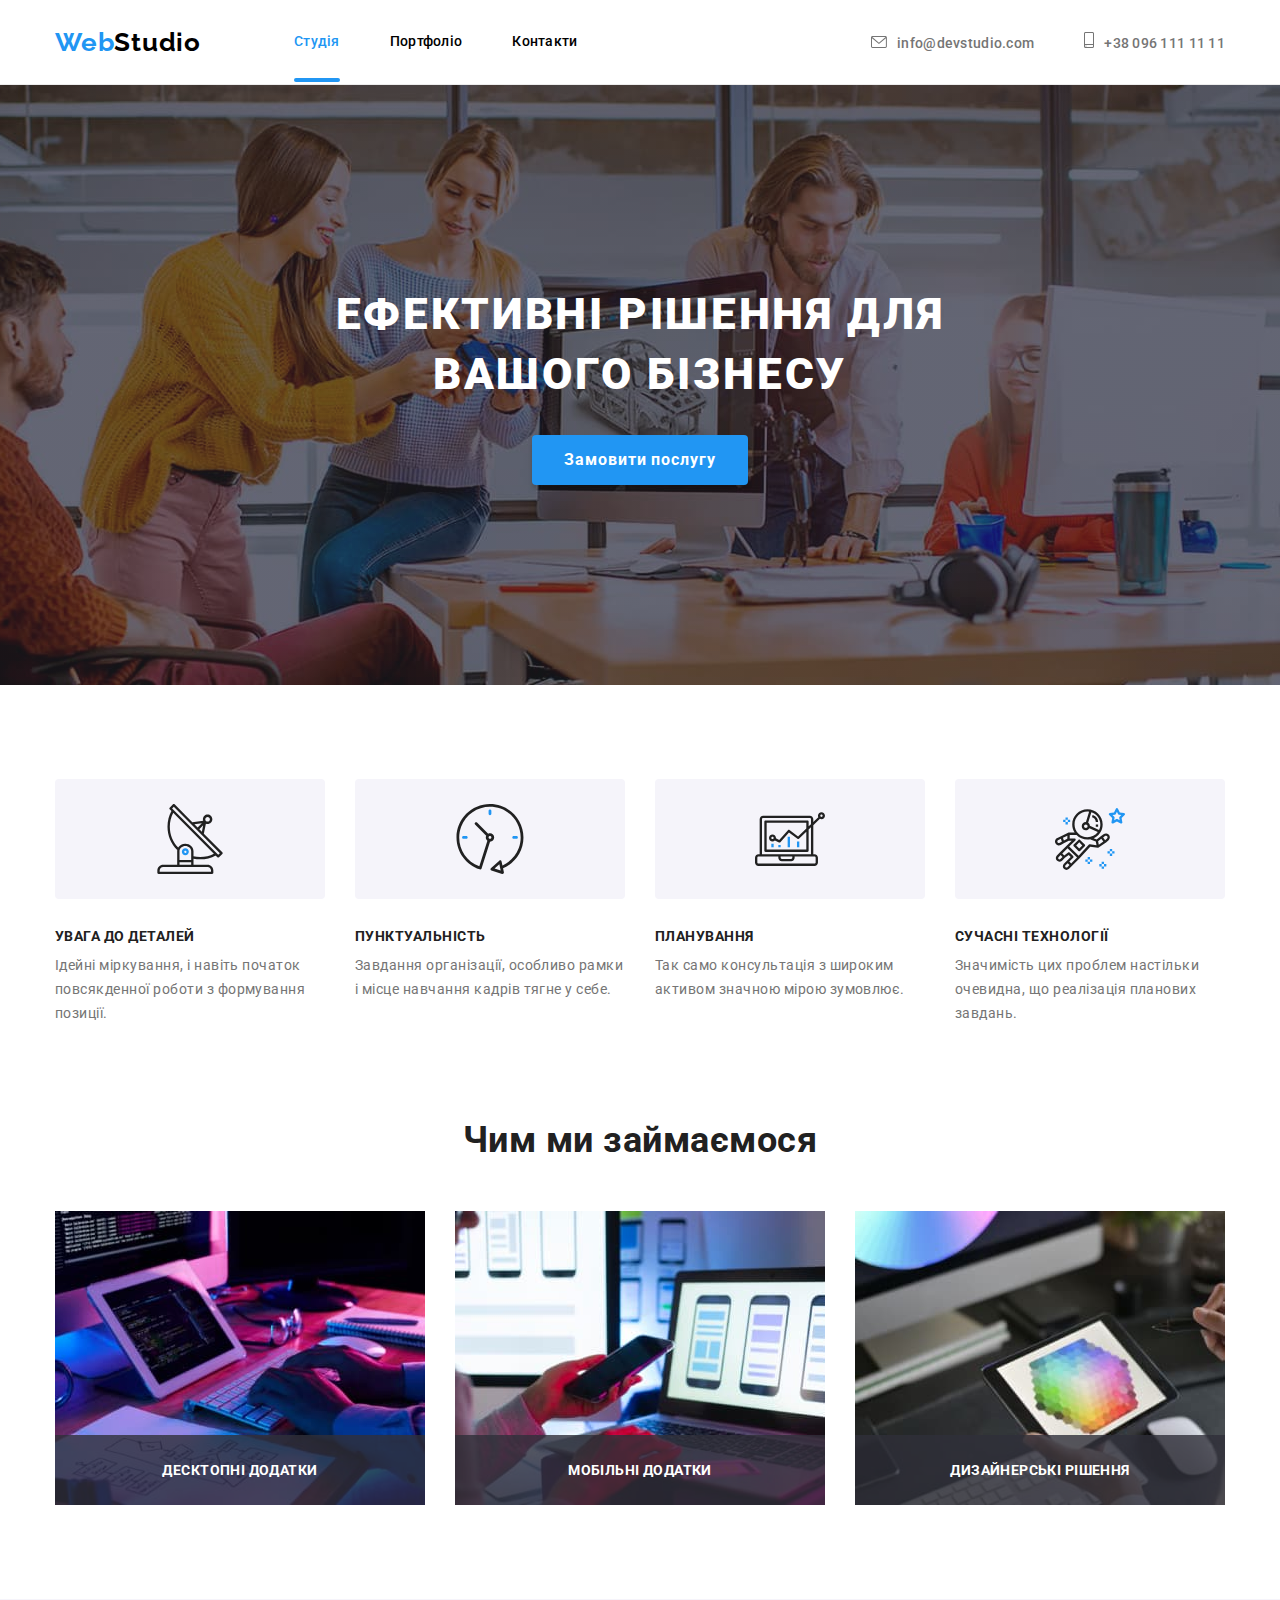
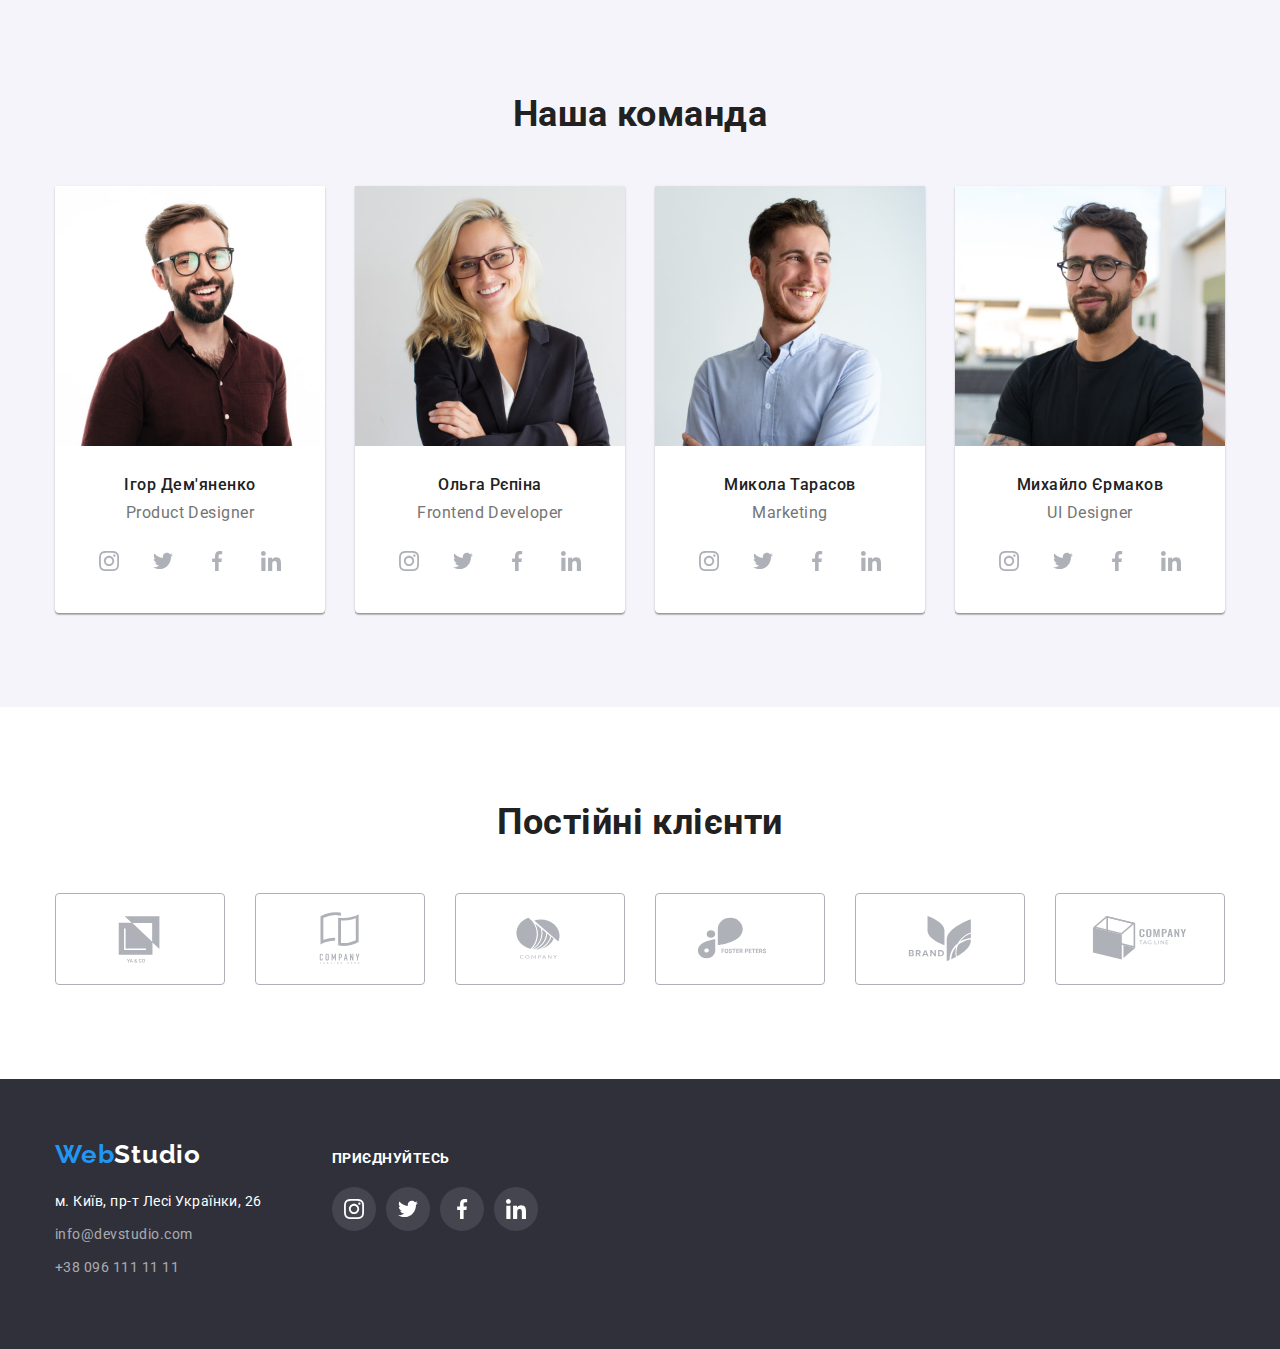
<file: index.html>
<!DOCTYPE html>
<html lang="uk">
<head>
    <meta charset="UTF-8">
    <meta http-equiv="X-UA-Compatible" content="IE=edge">
    <meta name="viewport" content="width=device-width, initial-scale=1.0">
    <title>Студія</title>
    <link rel="preconnect" href="https://fonts.googleapis.com"> 
    <link rel="preconnect" href="https://fonts.gstatic.com" crossorigin> 
    <link rel="stylesheet" href="https://cdnjs.cloudflare.com/ajax/libs/modern-normalize/1.1.0/modern-normalize.min.css">
    <link href="https://fonts.googleapis.com/css2?family=Raleway:wght@700&family=Roboto:wght@400;500;700;900&display=swap" rel="stylesheet">
    <link rel="stylesheet" href=".//css/styles.css">
</head>
<body class="body-font">
<header class="header-text">
    <div class="container main-header">
        <a class="logo" lang="en" href=".//index.html">
            <span class="web">Web</span><span class="studio">Studio</span>
            </a>
        <nav>
        <ul class="site-nav list">
            <li class="item"><a class="links current" href="./index.html">Студія</a></li>
            <li class="item"><a class="links" href="./portfolio.html">Портфоліо</a></li>
            <li class="item"><a class="links" href="">Контакти</a></li>
        </ul>
        </nav>
    <div class="box-contact-list">
        <ul class="contact-list list">
            <li class="item">
                <a class="contact-links" href="mailto:info@devstudio.com">
                    <svg class="envelope">
                    <use href="./images/sprite.svg#icon-envelope"></use>
                    </svg>info@devstudio.com</a>
            </li>
            <li class="item">
                <a class="contact-links" href="tel:+380961111111">
                    <svg class="smartphone">
                    <use href="./images/sprite.svg#icon-smartphone"></use>
                    </svg>+38 096 111 11 11</a>
            </li>
        </ul>
    </div>
    </div>
</header>
<main>
<section class="section hero">
    <div class="container">
        <div class="hero-block">
        <h1 class="hero-text">Ефективні рішення для<br> вашого бізнесу</h1>
        <button class="hero-button" type="button" data-modal-open>Замовити послугу</button>
    </div>
    </div>
</section>
<section class="section priorities">
    <div class="container">
        <ul class="our-tehnologies">
            <li class="list-tehnologies">
                <div class="icon-tehnologies">
                <svg width="70px" height="70px">
                    <use href="./images/sprite.svg#icon-antenna"></use>
                </svg></div>
                <h3 class="list-priorities">УВАГА ДО ДЕТАЛЕЙ</h3>
                <p class="text-priorities">Ідейні міркування, і навіть початок повсякденної роботи з формування позиції.</p>
            </li>
            <li class="list-tehnologies">
                <div class="icon-tehnologies">
                <svg width="70px" height="70px">
                    <use href="./images/sprite.svg#icon-clock"></use>
                </svg></div>
                <h3 class="list-priorities">ПУНКТУАЛЬНІСТЬ</h3>
                <p class="text-priorities">Завдання організації, особливо рамки і місце навчання кадрів тягне у себе.</p>
            </li>
            <li class="list-tehnologies">
                <div class="icon-tehnologies">
                <svg width="70px" height="70px">
                    <use href="./images/sprite.svg#icon-diagram"></use>
                </svg></div>
                <h3 class="list-priorities">ПЛАНУВАННЯ</h3>
                <p class="text-priorities">Так само консультація з широким активом значною мірою зумовлює.</p>
            </li>
            <li class="list-tehnologies">
                <div class="icon-tehnologies">
                <svg width="70px" height="70px">
                    <use href="./images/sprite.svg#icon-astronaut"></use>
                </svg></div>
                <h3 class="list-priorities">СУЧАСНІ ТЕХНОЛОГІЇ</h3>
                <p class="text-priorities">Значимість цих проблем настільки очевидна, що реалізація планових завдань.</p>
            </li>
        </ul>
</div>  
</section>
<section class="section works">
    <div class="container">
        <h2 class="our-work">Чим ми займаємося</h2>
        <ul class="list-images">
            <li class="photo-projects">
            <div class="projects-thumb">
                <img 
                    src="./images/startup.jpg"
                    alt="Розробка проекту"
                    width="370"/>
                <div class="projects-background">
                    <p class="projects-text">Десктопні додатки</p>
                    </div>
            </div>
            </li>
            <li class="photo-projects">
                <div class="projects-thumb">
                <img 
                    src="./images/mobile.jpg"
                    alt="Синхронізація мобільних застосунків"
                    width="370"/>
                <div class="projects-background">
                    <p class="projects-text">Мобільні додатки</p>
                    </div>
                </div>
            </li>
            <li class="photo-projects">
                <div class="projects-thumb">
                <img 
                    src="./images/design.jpg"
                    alt="Дизайн"
                    width="370"/>
                <div class="projects-background">
                    <p class="projects-text">Дизайнерські рішення</p>
                </div>
                </div>
            </li>
        </ul>
    </div>
</section>
<section class="section team">
    <div class="container">
        <h2 class="our-team">Наша команда</h2>
        <ul class="list-members">
                <li>
                    <div class="team-card">
                        <img class="img-member" src="./images/ihor.jpg" alt="Ігор Дем'яненко" width="270"/>
                        <h3 class="team-members">Ігор Дем'яненко</h3>
                        <p class="members-speciality" lang="en">Product Designer</p>
                        <ul class="messengers-list">
                            <li class="messengers-item"><a href="" class="messengers-links">
                                <svg class="messengers-icon" width="20px" height="20px">
                                    <use href="./images/sprite.svg#icon-instagram"></use>
                                </svg>
                            </a></li>
                            <li class="messengers-item"><a href="" class="messengers-links">
                                <svg class="messengers-icon" width="20px" height="20px">
                                    <use href="./images/sprite.svg#icon-twitter"></use>
                                </svg>
                            </a></li>
                            <li class="messengers-item"><a href="" class="messengers-links">
                                <svg class="messengers-icon" width="20px" height="20px">
                                    <use href="./images/sprite.svg#icon-facebook"></use>
                                </svg></a></li>
                            <li class="messengers-item"><a href="" class="messengers-links">
                                <svg class="messengers-icon" width="20px" height="20px">
                                    <use href="./images/sprite.svg#icon-linkedin"></use>
                                </svg></a></li>
                        </ul>
                    </div>
                </li>
                <li>
                    <div class="team-card">
                        <img class="img-member" src="./images/olha.jpg" alt="Ольга Рєпіна" width="270"/>
                        <h3 class="team-members">Ольга Рєпіна</h3>
                        <p class="members-speciality" lang="en">Frontend Developer</p>
                        <ul class="messengers-list">
                            <li class="messengers-item"><a href="" class="messengers-links">
                                <svg class="messengers-icon" width="20px" height="20px">
                                    <use href="./images/sprite.svg#icon-instagram"></use>
                                </svg>
                            </a></li>
                            <li class="messengers-item"><a href="" class="messengers-links">
                                <svg class="messengers-icon" width="20px" height="20px">
                                    <use href="./images/sprite.svg#icon-twitter"></use>
                                </svg>
                            </a></li>
                            <li class="messengers-item"><a href="" class="messengers-links">
                                <svg class="messengers-icon" width="20px" height="20px">
                                    <use href="./images/sprite.svg#icon-facebook"></use>
                                </svg></a></li>
                            <li class="messengers-item"><a href="" class="messengers-links">
                                <svg class="messengers-icon" width="20px" height="20px">
                                    <use href="./images/sprite.svg#icon-linkedin"></use>
                                </svg></a></li>
                        </ul>
                    </div>
                </li>
                <li>
                    <div class="team-card">
                        <img class="img-member" src="./images/kolya.jpg" alt="Микола Тарасов" width="270"/>
                        <h3 class="team-members">Микола Тарасов</h3>
                        <p class="members-speciality" lang="en">Marketing</p>
                        <ul class="messengers-list">
                            <li class="messengers-item"><a href="" class="messengers-links">
                                <svg class="messengers-icon" width="20px" height="20px">
                                    <use href="./images/sprite.svg#icon-instagram"></use>
                                </svg>
                            </a></li>
                            <li class="messengers-item"><a href="" class="messengers-links">
                                <svg class="messengers-icon" width="20px" height="20px">
                                    <use href="./images/sprite.svg#icon-twitter"></use>
                                </svg>
                            </a></li>
                            <li class="messengers-item"><a href="" class="messengers-links">
                                <svg class="messengers-icon" width="20px" height="20px">
                                    <use href="./images/sprite.svg#icon-facebook"></use>
                                </svg></a></li>
                            <li class="messengers-item"><a href="" class="messengers-links">
                                <svg class="messengers-icon" width="20px" height="20px">
                                    <use href="./images/sprite.svg#icon-linkedin"></use>
                                </svg></a></li>
                        </ul>
                    </div>
                    </li>
                <li>
                    <div class="team-card">
                        <img class="img-member" src="./images/misha.jpg" alt="Михайло Єрмаков" width="270"/>
                        <h3 class="team-members">Михайло Єрмаков</h3>
                        <p class="members-speciality" lang="en">UI Designer</p>
                        <ul class="messengers-list">
                            <li class="messengers-item"><a href="" class="messengers-links">
                                <svg class="messengers-icon" width="20px" height="20px">
                                    <use href="./images/sprite.svg#icon-instagram"></use>
                                </svg>
                            </a></li>
                            <li class="messengers-item"><a href="" class="messengers-links">
                                <svg class="messengers-icon" width="20px" height="20px">
                                    <use href="./images/sprite.svg#icon-twitter"></use>
                                </svg>
                            </a></li>
                            <li class="messengers-item"><a href="" class="messengers-links">
                                <svg class="messengers-icon" width="20px" height="20px">
                                    <use href="./images/sprite.svg#icon-facebook"></use>
                                </svg></a></li>
                            <li class="messengers-item"><a href="" class="messengers-links">
                                <svg class="messengers-icon" width="20px" height="20px">
                                    <use href="./images/sprite.svg#icon-linkedin"></use>
                                </svg></a></li>
                        </ul>
                    </div>    
                    </li>
        </ul>
    </div>
</section>
<section class="section partners">
    <div class="container">
        <h2 class="our-clients">Постійні клієнти</h2>
        <ul class="list-clients">
            <li class="clients-item"><a href="" class="clients-links">
                <svg class="clients-icon" width="106" height="60">
                    <use href="./images/sprite.svg#icon-logo1"></use>
                </svg>
            </a></li>
            <li class="clients-item"><a href="" class="clients-links">
                <svg class="clients-icon" width="106" height="60">
                    <use href="./images/sprite.svg#icon-logo2"></use>
                </svg>
            </a></li>
            <li class="clients-item"><a href="" class="clients-links">
                <svg class="clients-icon" width="106" height="60">
                    <use href="./images/sprite.svg#icon-logo3"></use>
                </svg>
            </a></li>
            <li class="clients-item"><a href="" class="clients-links">
                <svg class="clients-icon" width="106" height="60">
                    <use href="./images/sprite.svg#icon-logo4"></use>
                </svg>
            </a></li>
            <li class="clients-item"><a href="" class="clients-links">
                <svg class="clients-icon" width="106" height="60">
                    <use href="./images/sprite.svg#icon-logo5"></use>
                </svg>
            </a></li>
            <li class="clients-item"><a href="" class="clients-links">
                <svg class="clients-icon" width="106" height="60">
                    <use href="./images/sprite.svg#icon-logo6"></use>
                </svg>
            </a></li>
        </ul>
    </div>
</section>
</main>
<footer class="section footer">
    <div class="container footer-position">
        <div class="footerbox">
        <a class="logo-footer" lang="en" href=".//index.html">
            <span class="web">Web</span><span class="studio-footer">Studio</span>
            </a>
                <address class="map-adress">
                м. Київ, пр-т Лесі Українки, 26
                </address>
                <address>
                    <a class="footer-links" href="mailto:info@devstudio.com">info@devstudio.com</a><br>
                    <a class="footer-links" href="tel:+380961111111">+38 096 111 11 11</a>
                </address>
        </div>
        <div class="our-messengers">
                    <h3 class="invite">приєднуйтесь</h3>
                    <ul class="messengers-list-footer">
                        <li class="messengers-item-footer"><a href="" class="messengers-links-footer">
                            <svg class="messengers-icon-footer" width="20px" height="20px">
                                <use href="./images/sprite.svg#icon-instagram"></use>
                            </svg>
                        </a></li>
                        <li class="messengers-item-footer"><a href="" class="messengers-links-footer">
                            <svg class="messengers-icon-footer" width="20px" height="20px">
                                <use href="./images/sprite.svg#icon-twitter"></use>
                            </svg>
                        </a></li>
                        <li class="messengers-item-footer"><a href="" class="messengers-links-footer">
                            <svg class="messengers-icon-footer" width="20px" height="20px">
                                <use href="./images/sprite.svg#icon-facebook"></use>
                            </svg></a></li>
                        <li class="messengers-item-footer"><a href="" class="messengers-links-footer">
                            <svg class="messengers-icon-footer" width="20px" height="20px">
                                <use href="./images/sprite.svg#icon-linkedin"></use>
                            </svg></a></li>
                    </ul>
        </div>
    </div>
</footer>
<div class="backdrop is-hidden" data-modal>
    <div class="modal">
        <button class="close-modal" type="button" data-modal-close>
            <svg class="close-icon" width="11px" height="11px">
                <use href="./images/sprite.svg#icon-close"></use>
            </svg>
        </button>
    </div>
</div>
<script src="./js/modal.js"></script>
</body>
</html>
</file>
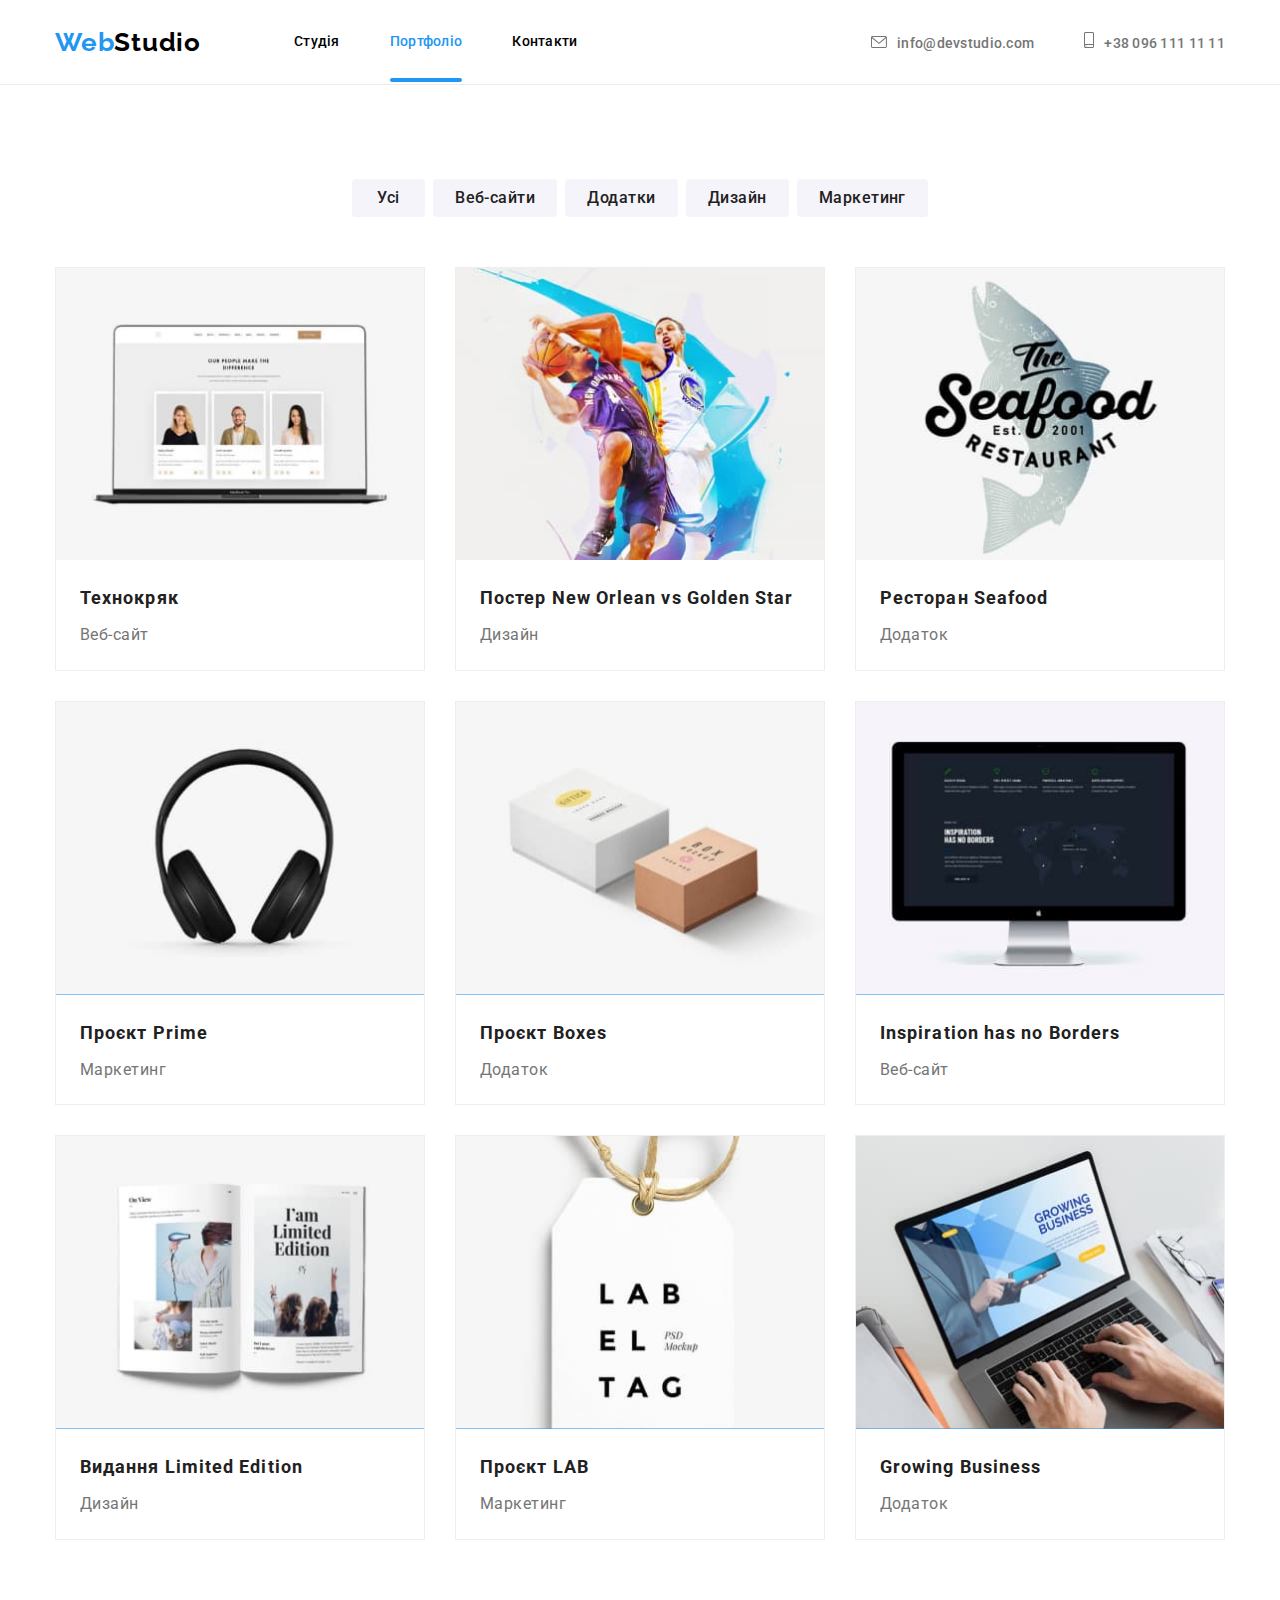
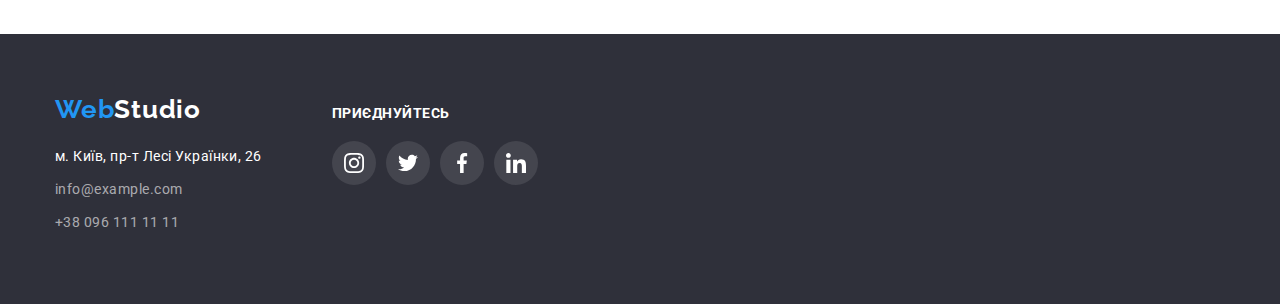
<file: portfolio.html>
<!DOCTYPE html>
<html lang="uk">
<head>
    <meta charset="UTF-8">
    <meta http-equiv="X-UA-Compatible" content="IE=edge">
    <meta name="viewport" content="width=device-width, initial-scale=1.0">
    <title>Портфоліо</title>
    <link rel="preconnect" href="https://fonts.googleapis.com"> 
    <link rel="preconnect" href="https://fonts.gstatic.com" crossorigin> 
    <link href="https://fonts.googleapis.com/css2?family=Raleway:wght@700&family=Roboto:wght@400;500;700;900&display=swap" rel="stylesheet">
    <link href="https://fonts.googleapis.com/css2?family=Raleway:wght@700&family=Roboto:wght@400;500;700;900&display=swap" rel="stylesheet">
    <link rel="stylesheet" href=".//css/styles.css">
</head>
<body class="body-font">
    <header class="header-text">
        <div class="container main-header">
            <a class="logo" lang="en" href=".//index.html">
                <span class="web">Web</span><span class="studio">Studio</span>
                </a>
            <nav>
            <ul class="site-nav list">
                <li class="item"><a class="links" href="./index.html">Студія</a></li>
                <li class="item"><a class="links current" href="./portfolio.html">Портфоліо</a></li>
                <li class="item"><a class="links" href="">Контакти</a></li>
            </ul>
            </nav>
        <div class="box-contact-list">
            <ul class="contact-list list">
                <li class="item">
                    <a class="contact-links" href="mailto:info@devstudio.com">
                        <svg class="envelope">
                        <use href="./images/sprite.svg#icon-envelope"></use>
                        </svg>info@devstudio.com</a>
                </li>
                <li class="item">
                    <a class="contact-links" href="tel:+380961111111">
                        <svg class="smartphone">
                        <use href="./images/sprite.svg#icon-smartphone"></use>
                        </svg>+38 096 111 11 11</a>
                </li>
            </ul>
        </div>
        </div>
    </header>
<main>
    <section class="section projects">
    <div class="container">
        <ul class="button-list">
            <li class="portfolio-button"><button class="button-filter" type="button">Усі</button></li>
            <li class="portfolio-button"><button class="button-filter" type="button">Веб-сайти</button></li>
            <li class="portfolio-button"><button class="button-filter" type="button">Додатки</button></li>
            <li class="portfolio-button"><button class="button-filter" type="button">Дизайн</button></li>
            <li class="portfolio-button"><button class="button-filter" type="button">Маркетинг</button></li>
        </ul>
       <ul class="projects-list">
        <li class="projects-cards">
            <div class="our-projects">
            <div class="card-thumb">
                <div class="project-overlay">
                    <p class="card-actions">
                        Ресурс пропонує комплексні пропозиції з різним рівнем функціоналу та сервісів. Все це дозволить відвідувачу отримати вичерпні відомості про компанію чи приватну особу.</p>
                </div>
                <img class="img-projects" src="./images/laptop.jpg" alt="Ноутбук з відкритим сайтом" width="370">
            </div>
            <div class="card-text">
                <h2 class="project-title">Технокряк</h2>
                    <p class="project-speciality">Веб-сайт</p>
                    </div>
            </div>
        </li>
        <li class="projects-cards">
            <div class="our-projects">
                <div class="card-thumb">
                    <div class="project-overlay">
                        <p class="card-actions">
                            Ресурс пропонує комплексні пропозиції з різним рівнем функціоналу та сервісів. Все це дозволить відвідувачу отримати вичерпні відомості про компанію чи приватну особу.</p>
                    </div>
            <img class="img-projects" src="./images/bball.jpg" alt="Баскетболісти в боротьбі" width="370">
            </div>
            <div class="card-text">
                <h2 class="project-title">Постер New Orlean vs Golden Star</h2>
                    <p class="project-speciality">Дизайн</p>
                    </div>
            </div>
        </li>
        <li class="projects-cards">
            <div class="our-projects">
                <div class="card-thumb">
                    <div class="project-overlay">
                        <p class="card-actions">
                            Ресурс пропонує комплексні пропозиції з різним рівнем функціоналу та сервісів. Все це дозволить відвідувачу отримати вичерпні відомості про компанію чи приватну особу.</p>
                    </div>
            <img class="img-projects" src="./images/rest.jpg" alt="Ресторан морепродуктів" width="370">
            </div>
            <div class="card-text">
                <h2 class="project-title">Ресторан Seafood</h2>
                    <p class="project-speciality">Додаток</p>
                    </div>
            </div>
        </li>
        <li class="projects-cards">
            <div class="our-projects">
                <div class="card-thumb">
                    <div class="project-overlay">
                        <p class="card-actions">
                            Ресурс пропонує комплексні пропозиції з різним рівнем функціоналу та сервісів. Все це дозволить відвідувачу отримати вичерпні відомості про компанію чи приватну особу.</p>
                    </div>
            <img class="img-projects" src="./images/hedphone.jpg" alt="Навушники" width="370">
            </div>
            <div class="card-text">
                <h2 class="project-title">Проєкт Prime</h2>
                    <p class="project-speciality">Маркетинг</p>
                    </div>
            </div>
        </li>
        <li class="projects-cards">
            <div class="our-projects">
                <div class="card-thumb">
                    <div class="project-overlay">
                        <p class="card-actions">
                            Ресурс пропонує комплексні пропозиції з різним рівнем функціоналу та сервісів. Все це дозволить відвідувачу отримати вичерпні відомості про компанію чи приватну особу.</p>
                    </div>
            <img class="img-projects" src="./images/boxes.jpg" alt="Монітор компьютера" width="370">
            </div>
            <div class="card-text">
                <h2 class="project-title">Проєкт Boxes</h2>
                    <p class="project-speciality">Додаток</p>
                    </div>
            </div>
        </li>
        <li class="projects-cards">
            <div class="our-projects">
                <div class="card-thumb">
                    <div class="project-overlay">
                        <p class="card-actions">
                            Ресурс пропонує комплексні пропозиції з різним рівнем функціоналу та сервісів. Все це дозволить відвідувачу отримати вичерпні відомості про компанію чи приватну особу.</p>
                    </div>
            <img class="img-projects" src="./images/monitor.jpg" alt="Монітор компьютера" width="370">
            </div>
            <div class="card-text">
                <h2 class="project-title">Inspiration has no Borders</h2>
                    <p class="project-speciality">Веб-сайт</p>
                    </div>
            </div>
        </li>
        <li class="projects-cards">
            <div class="our-projects">
                <div class="card-thumb">
                    <div class="project-overlay">
                        <p class="card-actions">
                            Ресурс пропонує комплексні пропозиції з різним рівнем функціоналу та сервісів. Все це дозволить відвідувачу отримати вичерпні відомості про компанію чи приватну особу.</p>
                    </div>
            <img class="img-projects" src="./images/magazin.jpg" alt="Модний журнал" width="370">
            </div>
            <div class="card-text">
                <h2 class="project-title">Видання Limited Edition</h2>
                    <p class="project-speciality">Дизайн</p>
                    </div>
            </div>
        </li>
        <li class="projects-cards">
            <div class="our-projects">
                <div class="card-thumb">
                    <div class="project-overlay">
                        <p class="card-actions">
                            Ресурс пропонує комплексні пропозиції з різним рівнем функціоналу та сервісів. Все це дозволить відвідувачу отримати вичерпні відомості про компанію чи приватну особу.</p>
                    </div>
            <img class="img-projects" src="./images/label.jpg" alt="Фірмова бірка" width="370">
            </div>
            <div class="card-text">
                <h2 class="project-title">Проєкт LAB</h2>
                    <p class="project-speciality">Маркетинг</p>
                    </div>
            </div>
        </li>
        <li class="projects-cards">
            <div class="our-projects">
                <div class="card-thumb">
                    <div class="project-overlay">
                        <p class="card-actions">
                            Ресурс пропонує комплексні пропозиції з різним рівнем функціоналу та сервісів. Все це дозволить відвідувачу отримати вичерпні відомості про компанію чи приватну особу.</p>
                    </div>
            <img class="img-projects" src="./images/business.jpg" alt="Набирають текст на клавіатурі" width="370"> 
            </div>
            <div class="card-text">
                <h2 class="project-title">Growing Business</h2>
                    <p class="project-speciality">Додаток</p>
                    </div>
            </div>
        </li>
       </ul>
    </div>
    </section>
</main>
<footer class="section footer">
    <div class="container footer-position">
        <div class="footerbox">
        <a class="logo-footer" lang="en" href=".//index.html">
            <span class="web">Web</span><span class="studio-footer">Studio</span>
            </a>
                <address class="map-adress">
                м. Київ, пр-т Лесі Українки, 26
                </address>
                <address>
                    <a class="footer-links" href="mailto:info@devstudio.com">info@example.com</a><br>
                    <a class="footer-links" href="tel:+380961111111">+38 096 111 11 11</a>
                </address>
        </div>
        <div class="our-messengers">
                    <h3 class="invite">приєднуйтесь</h3>
                    <ul class="messengers-list-footer">
                        <li class="messengers-item-footer"><a href="" class="messengers-links-footer">
                            <svg class="messengers-icon-footer" width="20px" height="20px">
                                <use href="./images/sprite.svg#icon-instagram"></use>
                            </svg>
                        </a></li>
                        <li class="messengers-item-footer"><a href="" class="messengers-links-footer">
                            <svg class="messengers-icon-footer" width="20px" height="20px">
                                <use href="./images/sprite.svg#icon-twitter"></use>
                            </svg>
                        </a></li>
                        <li class="messengers-item-footer"><a href="" class="messengers-links-footer">
                            <svg class="messengers-icon-footer" width="20px" height="20px">
                                <use href="./images/sprite.svg#icon-facebook"></use>
                            </svg></a></li>
                        <li class="messengers-item-footer"><a href="" class="messengers-links-footer">
                            <svg class="messengers-icon-footer" width="20px" height="20px">
                                <use href="./images/sprite.svg#icon-linkedin"></use>
                            </svg></a></li>
                    </ul>
        </div>
    </div>
</footer>
</body>
</html>
</file>
<file: css/styles.css>
/* Global css */
html {
    box-sizing: border-box;
}
*,
::before,
::after{
    box-sizing: inherit;
}
body {
    margin: 0;
    font-family:'Roboto', sans-serif;
    background: var(--main-white-color);
    color: var(--main-black-color);
}
:root {
    --brand-color: #2196F3;
    --main-text-color: #212121;
    --secondary-text-color: #757575;
    --main-white-color: #ffffff;
    --main-black-color: #000000;
    --borders-color: #AFB1B8;
}
h1,h2,h3,h4,h5,h6,p,ul {
    padding: 0;
    margin: 0;
}
img {
    display: block;
    max-width: 100%;
    height: auto;
}
.list { 
    list-style: none; 
}
.logo {
    text-decoration: none;
}
.section {
    letter-spacing: 0.03em;
}
.container {
    margin-left: auto;
    margin-right: auto;
    width: 100%;
    max-width: 1200px;
    padding-left: 15px;
    padding-right: 15px;
    /* outline: 2px solid tomato; */
}
/* Header styles */
.main-header {
    display: flex;
    align-items: center;
}
.logo {
    letter-spacing: 0.03em;
    font-family: 'Raleway', sans-serif;
    font-weight: 700;
    font-size: 26px;
    line-height: 1.19;
}
.web {
    color: var(--brand-color);
}
.studio {
    color: var(--main-black-color);
}
.header-text {
    font-weight: 500;
    font-size: 14px;
    letter-spacing: 0.02em;
    line-height: 1.14;
    border-bottom: 1px solid #ECECEC;
}
.site-nav {
    display: flex;
    margin-left: 93px;
}
.site-nav .item + .item {
    margin-left: 50px;
}

.site-nav .links {
    position: relative;
    display: block;
    text-decoration: none;
    color: var(--main-black-color);

    padding: 32px 0px;

    transition: color 250ms cubic-bezier(0.4, 0, 0.2, 1);
}
.site-nav .links:hover,
.site-nav .links:focus {
    color: var(--brand-color);
}
.list .current {
    color: var(--brand-color);
}
.current::after {
    content: "";
    display: block;
    position: absolute;
    opacity: 1;
    width: 100%;
    height: 4px;
    bottom: 0;
    left:0;

    background: var(--brand-color);
    border-radius: 2px;
}
.contact-list .contact-links {
    color: var(--secondary-text-color);
    text-decoration: none;
}
.contact-list .contact-links:hover,
.contact-list .contact-links:focus
{
    color: var(--brand-color);
}
.contact-list:hover,
.contact-list:focus {
    color: var(--brand-color);
}
.box-contact-list {
    display: inline-block;
    /* outline: 2px solid tomato; */
    margin-left: auto;
}
.list {
    display: flex;
    align-items: flex-end;
}

.list .item + .item {
    margin-left: 50px;
}
.contact-links {
    display: block;
    padding: 32px 0px;
    transition: color 250ms cubic-bezier(0.4, 0, 0.2, 1);
}
.envelope {
    width: 16px;
    height: 12px;
    fill: var(--secondary-text-color);
    margin-right: 10px;
    transition: color 250ms cubic-bezier(0.4, 0, 0.2, 1);
}
.contact-links:focus .envelope {
    fill: var(--brand-color);
}
.contact-links:hover .envelope {
    fill: var(--brand-color)
}
.smartphone {
    width: 10px;
    height: 16px;
    fill: var(--secondary-text-color);
    margin-right: 10px;
    transition: color 250ms cubic-bezier(0.4, 0, 0.2, 1);
}
.contact-links:focus .smartphone {
    fill: var(--brand-color);
}
.contact-links:hover .smartphone {
    fill: var(--brand-color)
}
/* Hero styles */
.hero {
    background: #2F303A;
    padding: 200px 0px;
}
.hero {
    max-width: 1600px;
    min-height: 600px;
    margin-left: auto;
    margin-right: auto;
    background-image: linear-gradient(to right, rgba(47, 48, 58, 0.4), rgba(47, 48, 58, 0.4)), url(../images/hero.jpg);
    background-repeat: no-repeat;
    background-size: cover;
    background-position: center;
}
.hero-text {
    text-align: center;
    margin-bottom: 30px;

    font-weight: 900;
    font-size: 44px;
    line-height: 1.36;
    letter-spacing: 0.06em;
    color: var(--main-white-color);
    text-transform: uppercase;
}
.hero-button {
    display: block;
    margin-left: auto;
    margin-right: auto;

    border-radius: 4px;
    padding: 10px 32px;
    min-width: 216px;
    text-align: center;
   
    font-family: 'Roboto', sans-serif;
    cursor: pointer;
    font-weight: 700;
    font-size: 16px;
    line-height: 1.88;
    letter-spacing: 0.06em;

    border: none;
    box-shadow: 0px 4px 4px rgba(0, 0, 0, 0.15);
    background: var(--brand-color);
    color: var(--main-white-color);

    transition: background-color 250ms cubic-bezier(0.4, 0, 0.2, 1);
  }
.hero-button:hover,
.hero-button:focus {
    background: #188CE8;
    color: var(--main-white-color);
    cursor: pointer;
}
/* Our priorities */
.priorities {
    padding-top: 94px;
}
.our-tehnologies {
    display: flex;
    list-style: none;
}
.list-tehnologies + .list-tehnologies {
    margin-left: 30px;
    align-items: flex-start;
}
.section .list-priorities{
    margin-bottom: 10px;
    font-weight: 700;
    font-size: 14px;
    line-height: 1.1;
    color: var(--main-text-color);
}
.section .text-priorities{
    font-size: 14px;
    line-height: 1.7;
    color: var(--secondary-text-color);
}
.icon-tehnologies {
    display: flex;
    width: 270px;
    height: 120px;
    background-color: #F5F4FA;
    margin-bottom: 30px;
    border-radius: 4px;
    align-items: center;
    justify-content: center;
}

/* Our works */
.section .our-work {
    text-align: center;

    margin-bottom: 50px;
    font-weight: 700;
    font-size: 36px;
    line-height: 1.16;
    color: var(--main-text-color);
}
.works {
    padding-top: 94px;
    padding-bottom: 94px;
}
.list-images {
    display: flex;
    list-style: none;
}
.photo-projects + .photo-projects {
    margin-left: 30px;
}
.projects-thumb {
    position: relative;
    display: flex;
    align-items: flex-end;
}
.projects-text {
    position: absolute;
    display: flex;

    text-transform: uppercase;
    font-weight: 700;
    font-size: 14px;
    line-height: 1.14;
    letter-spacing: 0.03em;
    color: var(--main-white-color);
}
.projects-background {
    display: flex;
    position: absolute;
    align-items: center;
    justify-content: center;
    display: flex;

    width: 100%;
    height: 70px;
    background-color: rgba(47, 48, 58, 0.8);
}
/* Team */
.team {
    padding: 94px 0px;
    background: #F5F4FA;
}
.team-card {
    padding-bottom: 30px;

    background: #FFFFFF;
    box-shadow: 0px 1px 3px rgba(0, 0, 0, 0.12), 0px 1px 1px rgba(0, 0, 0, 0.14), 0px 2px 1px rgba(0, 0, 0, 0.2);
    border-radius: 0px 0px 4px 4px;
}
.section .our-team {
    margin-bottom: 50px;
    text-align: center;

    font-weight: 700;
    font-size: 36px;
    line-height: 1.17;
    color: var(--main-text-color);
}
.list-members {
    display: flex;
    list-style: none;
    justify-content: space-between;
}
.team-members {
    margin-bottom: 10px;
    text-align: center;

    font-weight: 500;
    font-size: 16px;
    line-height: 1.18;
    color: var(--main-text-color);
}
.members-speciality {
    margin-bottom: 16px;
    text-align: center;

    font-weight: 400;
    font-size: 16px;
    line-height: 1.18;
    color: var(--secondary-text-color);
}
.img-member {
    display: block;
    margin-bottom: 30px;
}
.messengers-list {
    list-style: none;
    display: flex;
    justify-content: center;
    gap: 10px;
}
.messengers-links {
    width: 44px;
    height: 44px;
    display: flex;
    
    align-items: center;
    justify-content: center;
    background-color: var(--main-white-color);
    border-radius: 50%;
    color: var(--borders-color);

    transition: background-color 250ms cubic-bezier(0.4, 0, 0.2, 1);
}
.messengers-icon {
    fill: currentColor;
    transition: color 250ms cubic-bezier(0.4, 0, 0.2, 1);
}
.messengers-links:hover,
.messengers-links:focus {
    background-color: var(--brand-color);
    color: var(--main-white-color);
}
/* Partners */
.partners {
    padding: 94px 0px;
}
.our-clients {
    text-align: center;
    margin-bottom: 50px;

    font-weight: 700;
    font-size: 36px;
    line-height: 1.17;
    color: var(--main-text-color);
}
.list-clients {
    display: flex;
    list-style: none;
    justify-content: center;
    gap: 30px;
}

.clients-links {
    width: 170px;
    height: 92px;
    display: flex;
    align-items: center;
    justify-content: center;
    background-color: var(--main-white-color);
    color: var(--borders-color);
    border: 1px solid var(--borders-color);
    border-radius: 4px;

    transition: border-color 250ms cubic-bezier(0.4, 0, 0.2, 1);
}
.clients-icon {
    fill: currentColor;

    transition: color 250ms cubic-bezier(0.4, 0, 0.2, 1);
}
.clients-links:hover,
.clients-links:focus {
    color: var(--brand-color);
    border: 1px solid var(--brand-color);
}

/* Footer */
.footer {
    background: #2F303A;
    letter-spacing: 0.03em;
}
.studio-footer {
    font-family: 'Raleway', sans-serif;
    font-weight: 700;
    font-size: 26px;
    line-height: 1.19;
    color: var(--main-white-color);
}
.map-adress {
    font-size: 14px;
    line-height: 1.71;
    color: var(--main-white-color);
}
.footer-links {
    font-size: 14px;
    line-height: 1.71;
    color: rgba(255, 255, 255, 0.6);
}
.footer-links:hover,
.footer-links:focus {
    color: var(--brand-color);
}
/* Portfolio */
.our-projects {
    border: 1px solid #EEEEEE;
    transition: box-shadow 250ms cubic-bezier(0.4, 0, 0.2, 1);
}
.our-projects:hover,
.our-projects:focus {
    border: 1px solid #EEEEEE;
    box-shadow: 0px 1px 1px rgba(0, 0, 0, 0.12), 0px 4px 4px rgba(0, 0, 0, 0.06), 1px 4px 6px rgba(0, 0, 0, 0.16);
}
.portfolio-button + .portfolio-button {
    margin-left: 8px;
}
.button-list {
    margin-bottom: 50px;

    list-style: none;
    display: flex;
    justify-content: center;
}
.button-list .button-filter {
    border-radius: 4px;
    padding: 6px 22px;
    min-width: 73px;
    text-align: center;

    font-family: 'Roboto';
    font-weight: 500;
    font-size: 16px;
    line-height: 1.62;
    letter-spacing: 0.03em;

    border: none;
    background-color: #F5F4FA;
    color: var(--main-text-color);
    cursor: pointer;

    transition: background-color 250ms cubic-bezier(0.4, 0, 0.2, 1),
                color 250ms cubic-bezier(0.4, 0, 0.2, 1),
                box-shadow 250ms cubic-bezier(0.4, 0, 0.2, 1);
}
.button-list .button-filter:hover,
.button-list .button-filter:focus {
    background-color: var(--brand-color);
    color: var(--main-white-color);
    box-shadow: 0px 3px 1px rgba(0, 0, 0, 0.1), 0px 1px 2px rgba(0, 0, 0, 0.08), 0px 2px 2px rgba(0, 0, 0, 0.12);
}
.projects {
    padding: 94px 0px;
}
.projects-list {
    list-style: none;
    display: flex;
    flex-wrap: wrap;
}
.projects-cards {
    width: 370px;
    margin-right: 30px;
    margin-bottom: 30px;
}
.card-actions {
    position: absolute;
    width: 322px;
    height: 168px;
    top: 50%;
    left: 50%;
    transform: translate(-50%, -50%);
    font-size: 18px;
    line-height: 1.55;
    letter-spacing: 0.03em;
    color: #FFFFFF;

    overflow: auto;
    opacity: 0;
}
.projects-cards:hover .card-actions,
.projects-cards:focus .card-actions {
    opacity: 1;
}
.projects-cards:hover .project-overlay,
.projects-cards:focus .project-overlay {
    opacity: 1;
}
.card-thumb {
    position: relative;
    overflow: hidden;
}
.project-overlay {
    position: absolute;
    width: 100%;
    height: 100%;
    background: rgba(33, 150, 243, 0.9);

    transform: translateY(100%);
    transition: transform 250ms cubic-bezier(0.4, 0, 0.2, 1);
}
.our-projects:hover .project-overlay {
    transform: translateY(0);
}
.projects-cards:nth-child(3n) {
    margin-right: 0;
}
.projects-cards:nth-last-child(-n + 3) {
    margin-bottom: 0;
}
.img-projects {
    display: block;
}
.card-text {
    padding: 20px 24px;
}
.project-title {
    margin-bottom: 4px;
    font-weight: 700;
    font-size: 18px;
    line-height: 2;
    letter-spacing: 0.06em;
    color: var(--main-text-color);
}
.project-speciality {
    font-weight: 400;
    font-size: 16px;
    line-height: 1.87;
    letter-spacing: 0.03em;
    color: var(--secondary-text-color);
}
/* Footer */
.footer {
    padding: 60px 0px;
    background: #2F303A;
}
.footerbox {
    display: block;
}
.footer-position {
    display: flex;
    align-items:baseline;
    gap: 70px;
}
.logo-footer {
    display: inline-block;
    margin-bottom: 20px;

    letter-spacing: 0.03em;
    font-family: 'Raleway', sans-serif;
    font-weight: 700;
    font-size: 26px;
    line-height: 1.19;
    text-decoration: none;
}
.logo {
    display: block;
}
.map-adress {
    display: block;
    margin-bottom: 9px;
    font-style: normal;
    text-decoration: none;
}
.footer-links {
    display: inline-block;
    margin-bottom: 9px;
    font-style: normal;
    text-decoration: none;
    transition: color 250ms cubic-bezier(0.4, 0, 0.2, 1);
}
.our-messengers {
    display: block;
}
.invite {
    margin-bottom: 20px;
    text-transform: uppercase;
    font-weight: 700;
    font-size: 14px;
    line-height: 1.17;
    color: var(--main-white-color);
}
.messengers-list-footer {
    list-style: none;
    display: flex;
    justify-content: flex-start;
    gap: 10px;
}
.messengers-icon-footer {
    fill: currentColor;
}
.messengers-links-footer {
    width: 44px;
    height: 44px;
    display: flex;
    align-items: center;
    justify-content: center;
    background-color:rgba(255, 255, 255, 0.1);
    border-radius: 50%;
    color: var(--main-white-color);

    transition: background-color 250ms cubic-bezier(0.4, 0, 0.2, 1);
}
.messengers-links-footer:hover,
.messengers-links-footer:focus {
    background-color: var(--brand-color);
}
/* Modal */
.backdrop {
    position: fixed;
    width: 100%;
    height: 100%;
    top: 0;
    left: 0;
    background-color: rgba(0, 0, 0, 0.2);
    opacity: 1;

    transition: opacity 250ms cubic-bezier(0.4, 0, 0.2, 1);
}
.backdrop.is-hidden {
    opacity: 0;
    pointer-events: none;
}
.backdrop.is-hidden .modal {
    transform: translate(-50%, -50%) scale(2);
    opacity: 0;
}
.modal {
    position: absolute;
    top: 50%;
    left: 50%;
    

    min-height: 581px;
    min-width: 528px;
    background-color: var(--main-white-color);
    border-radius: 4px;
    opacity: 1;

    transform: translate(-50%, -50%) scale(1);
    transition: transform 250ms cubic-bezier(0.4, 0, 0.2, 1),
                opacity 250ms cubic-bezier(0.4, 0, 0.2, 1);
}
.close-modal {
    position: absolute;
    right: 8px;
    top: 8px;

    border-radius: 50%;
    width: 30px;
    height: 30px;
    border: 1px solid rgba(0, 0, 0, 0.1);
    background-color: var(--main-white-color);
}
.close-icon {
    width: 11px;
    height: 11px;
    fill:#000000;
}
/* The end */
</file>
